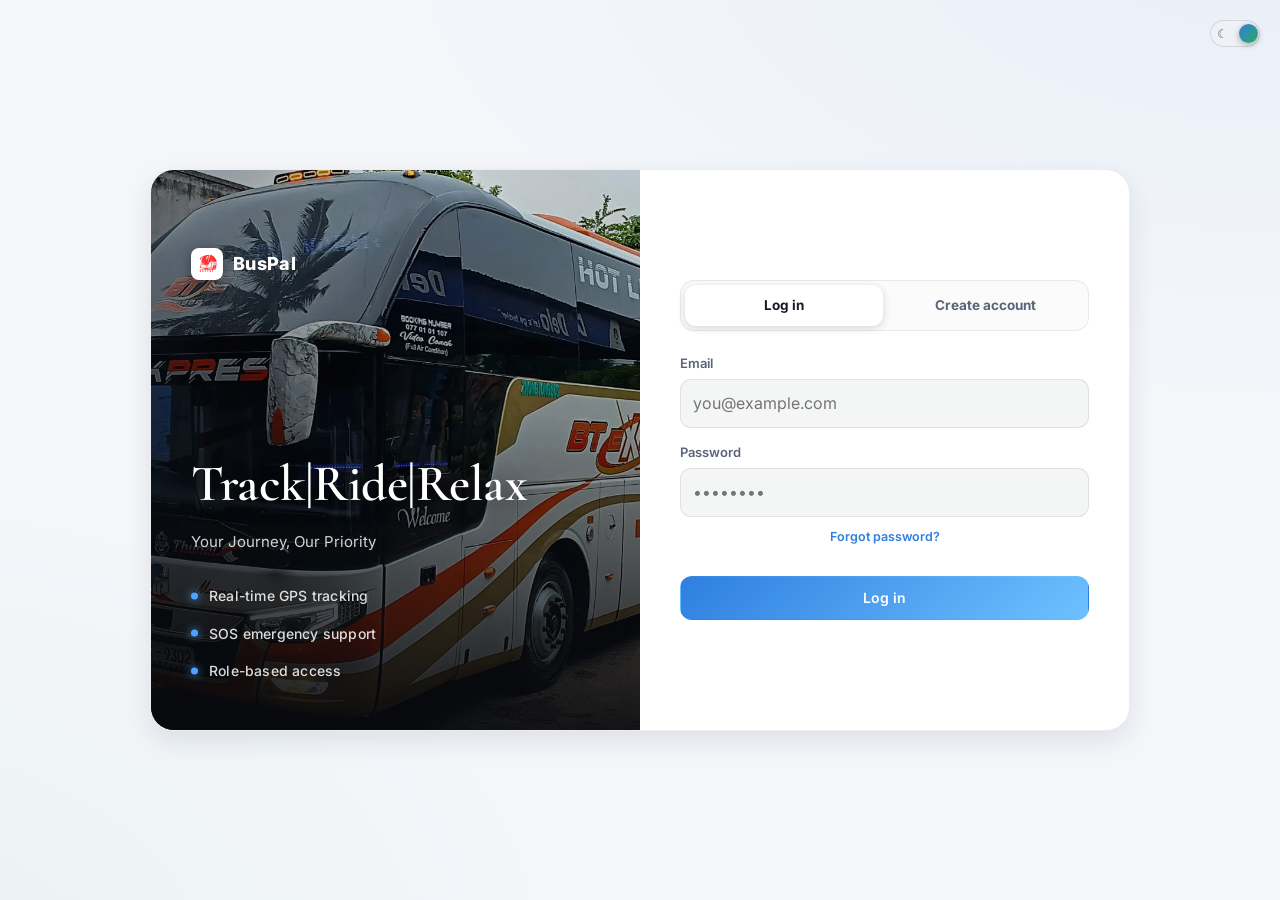
<file: buspal-platform/index.html>
<!DOCTYPE html>
<html lang="en">
<head>
<meta charset="utf-8" />
<meta name="viewport" content="width=device-width, initial-scale=1" />
<title>BusPal — Sign in</title>
<link rel="preconnect" href="https://fonts.googleapis.com">
<link rel="preconnect" href="https://fonts.gstatic.com" crossorigin>
<link href="https://fonts.googleapis.com/css2?family=Inter:wght@400;500;600;700;800&family=IBM+Plex+Mono:wght@400;500;600&family=Cormorant+Garamond:wght@500;600&display=swap" rel="stylesheet">
<link rel="stylesheet" href="./shared/css/style.css" />
<link rel="stylesheet" href="./css/auth.css" />
<script>
  (function(){
    var saved = localStorage.getItem('buspal-theme');
    var theme = saved || (window.matchMedia('(prefers-color-scheme: light)').matches ? 'light' : 'dark');
    document.documentElement.setAttribute('data-theme', theme);
  })();
</script>
</head>
<body class="auth-body">

  <button class="theme-toggle auth-theme-toggle" id="themeToggle" title="Switch theme" aria-label="Switch theme">
    <span class="theme-track-icon left">☾</span>
    <span class="theme-track-icon right">☀</span>
    <span class="theme-knob"></span>
  </button>

  <div class="auth-shell">
    <div class="auth-brand-side">
      <div class="auth-hero-media"></div>
      <div class="auth-hero-scrim"></div>
      <div class="auth-hero-content">
        <div class="brand auth-brand">
          <img src="./shared/assets/logo.png" alt="BusPal" class="brand-mark" />
          <span class="brand-name">BusPal</span>
        </div>
        <div class="auth-hero-copy">
           
          <h1 class="auth-hero-headline">Track|Ride|Relax</h1>
          <p class="auth-hero-sub">Your Journey, Our Priority</p>
        </div>
        <div class="auth-brand-chips">
          <span class="hero-chip">Real-time GPS tracking</span>
          <span class="hero-chip">SOS emergency support</span>
          <span class="hero-chip">Role-based access</span>
        </div>
      </div>
    </div>

    <div class="auth-card-side">
      <div class="card auth-card">
        <div class="auth-tabs">
          <button class="auth-tab active" data-tab="login">Log in</button>
          <button class="auth-tab" data-tab="register">Create account</button>
        </div>

        <!-- LOGIN -->
        <div class="auth-panel active" id="panel-login">
          <form id="loginForm" class="form-grid">
            <div class="field-v">
              <label for="liEmail">Email</label>
              <input type="email" id="liEmail" placeholder="you@example.com" required />
            </div>
            <div class="field-v">
              <label for="liPass">Password</label>
              <input type="password" id="liPass" placeholder="••••••••" required />
            </div>
            <button type="button" class="auth-forgot-link" id="forgotLink">Forgot password?</button>
            <div class="error" id="loginError" style="color:var(--danger);font-size:13px"></div>
            <button class="btn brand block" type="submit">Log in</button>
          </form>
           
        </div>

        <!-- FORGOT PASSWORD -->
        <div class="auth-panel" id="panel-forgot">
          <button type="button" class="auth-back-link" id="backToLogin">← Back to log in</button>
          <p class="muted small" style="margin:10px 0 16px">Enter the email on your account. In production this sends a reset link — for this demo, it issues a new temporary password right here.</p>
          <form id="forgotForm" class="form-grid">
            <div class="field-v"><label for="fpEmail">Email</label><input type="email" id="fpEmail" placeholder="you@example.com" required /></div>
            <div class="error" id="forgotError" style="color:var(--danger);font-size:13px"></div>
            <button class="btn brand block" type="submit">Send reset</button>
          </form>
          <div class="auth-demo-note" id="forgotResult" hidden></div>
        </div>

        <!-- REGISTER -->
        <div class="auth-panel" id="panel-register">
          <form id="registerForm" class="form-grid">
            <div class="row-2">
              <div class="field-v"><label for="rName">Full name</label><input type="text" id="rName" placeholder="Jane Perera" required /></div>
              <div class="field-v"><label for="rPhone">Phone</label><input type="tel" id="rPhone" placeholder="07X XXX XXXX" required /></div>
            </div>
            <div class="field-v"><label for="rEmail">Email</label><input type="email" id="rEmail" placeholder="you@example.com" required /></div>
            <div class="row-2">
              <div class="field-v">
                <label for="rPass">Password</label>
                <input type="password" id="rPass" placeholder="Create a password" required />
                <div class="pw-strength-wrap" id="rPassMeter" hidden>
                  <div class="pw-strength-track"><div class="pw-strength-fill" id="rPassFill"></div></div>
                  <span class="pw-strength-label" id="rPassLabel"></span>
                </div>
              </div>
              <div class="field-v"><label for="rPass2">Confirm password</label><input type="password" id="rPass2" placeholder="Repeat password" required /></div>
            </div>
            <div class="error" id="registerError" style="color:var(--danger);font-size:13px"></div>
            <button class="btn brand block" type="submit">Create passenger account</button>
          </form>
          <div class="auth-operator-note">
            <strong>Joining BT Express as staff?</strong>
            <p class="muted small">Owners can add you directly from the Team page, or you can request access yourself below — an Owner just needs to approve it before you can log in.</p>
            <button type="button" class="auth-forgot-link" id="showStaffRequestBtn" style="margin-top:2px">Request operator staff access →</button>

            <form id="staffRequestForm" class="form-grid" hidden style="margin-top:12px">
              <div class="field-v"><label for="srName">Full name</label><input type="text" id="srName" placeholder="Jane Perera" required /></div>
              <div class="field-v"><label for="srPhone">Phone</label><input type="tel" id="srPhone" placeholder="07X XXX XXXX" required /></div>
              <div class="field-v"><label for="srEmail">Email</label><input type="email" id="srEmail" placeholder="you@btexpress.lk" required /></div>
              <div class="field-v"><label for="srPass">Choose a password</label><input type="password" id="srPass" placeholder="You'll use this once approved" required /></div>
              <div class="error" id="staffRequestError" style="color:var(--danger);font-size:13px"></div>
              <button class="btn block" type="submit">Send request</button>
            </form>
            <div class="auth-demo-note" id="staffRequestResult" hidden></div>

            <p class="small" style="margin-top:10px">📧 support.buspal@lk &nbsp;·&nbsp; ☎ +94 75 700 0085</p>
          </div>
        </div>
      </div>
    </div>
  </div>

  <script src="./shared/js/auth.js"></script>
<script src="./shared/js/validate.js"></script>
  <script src="./js/app.js"></script>
</body>
</html>
</file>
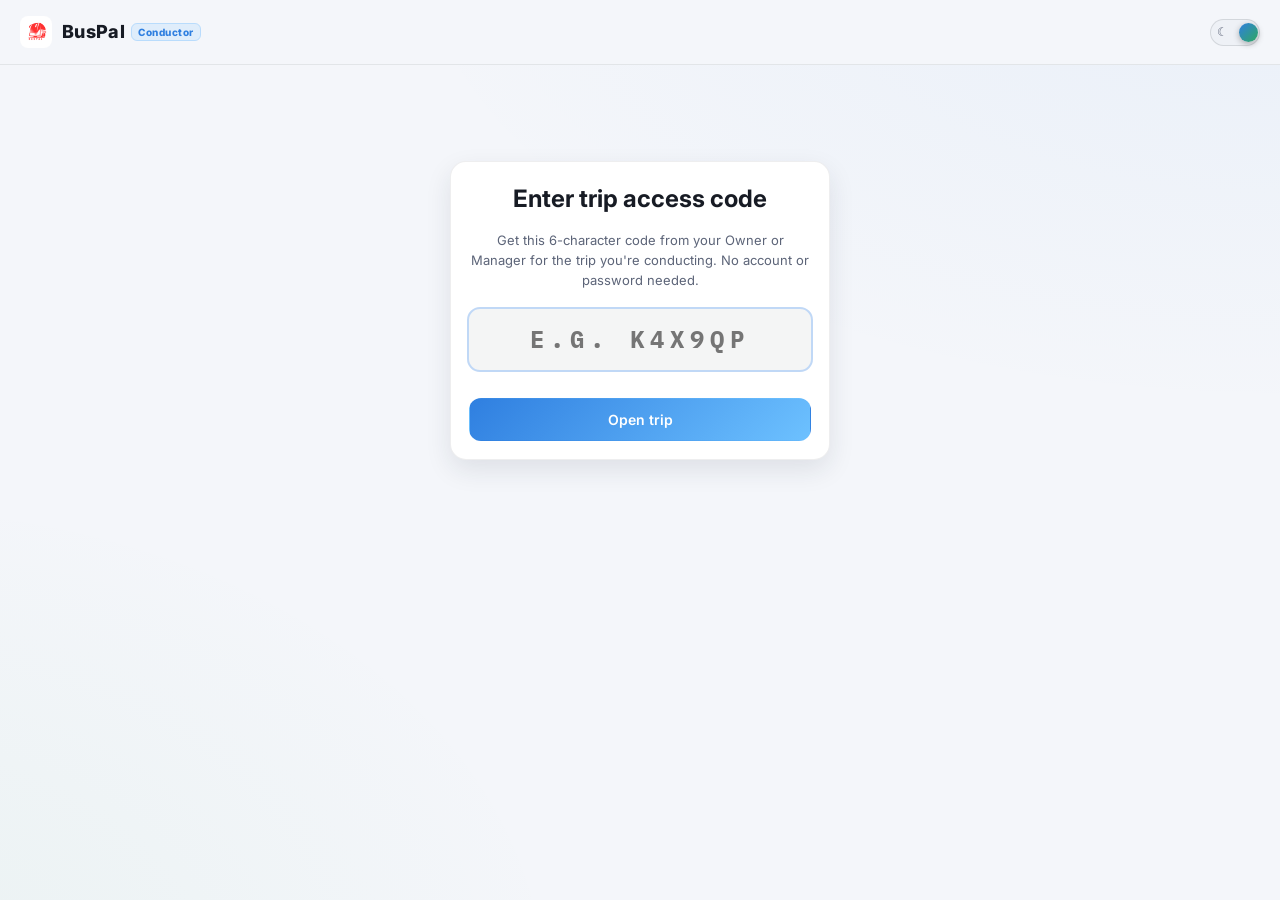
<file: buspal-platform/conductor/index.html>
<!DOCTYPE html>
<html lang="en">

<head>
  <meta charset="utf-8" />

  <meta
    name="viewport"
    content="width=device-width, initial-scale=1"
  />

  <title>BusPal — Conductor Access</title>

  <link
    rel="preconnect"
    href="https://fonts.googleapis.com"
  />

  <link
    rel="preconnect"
    href="https://fonts.googleapis.com"
    crossorigin
  />

  <link
    href="https://fonts.googleapis.com/css2?family=Inter:wght@400;500;600;700;800&family=IBM+Plex+Mono:wght@400;500;600&display=swap"
    rel="stylesheet"
  />

  <link
    rel="stylesheet"
    href="../shared/css/style.css"
  />

  <script>
    (function () {
      const saved =
        localStorage.getItem("buspal-theme");

      const theme =
        saved ||
        (
          window.matchMedia(
            "(prefers-color-scheme: light)"
          ).matches
            ? "light"
            : "dark"
        );

      document.documentElement.setAttribute(
        "data-theme",
        theme
      );
    })();
  </script>
</head>

<body class="conductor-body">

  <header class="conductor-header">

    <div class="brand">

      <img
        src="../shared/assets/logo.png"
        alt="BusPal"
        class="brand-mark"
      />

      <span class="brand-name">
        BusPal
        <span class="ops-tag">
          Conductor
        </span>
      </span>

    </div>

    <button
      class="theme-toggle"
      id="themeToggle"
      title="Switch theme"
      aria-label="Switch theme"
      type="button"
    >
      <span class="theme-track-icon left">☾</span>
      <span class="theme-track-icon right">☀</span>
      <span class="theme-knob"></span>
    </button>

  </header>


  <main
    class="conductor-main"
    id="main"
  >

    <!-- CODE ENTRY -->

    <div
      class="conductor-gate"
      id="gate"
    >

      <div class="card card-pad conductor-gate-card">

        <h2 style="margin-bottom:6px">
          Enter trip access code
        </h2>

        <p
          class="muted small"
          style="margin-bottom:18px"
        >
          Get this 6-character code from your
          Owner or Manager for the trip you're
          conducting. No account or password needed.
        </p>

        <form
          id="codeForm"
          class="form-grid"
        >

          <div class="field-v">

            <input
              type="text"
              id="codeInput"
              placeholder="e.g. K4X9QP"
              maxlength="6"
              autocomplete="off"
              autocapitalize="characters"
              spellcheck="false"
              style="
                text-align:center;
                font-family:var(--mono);
                font-size:24px;
                font-weight:700;
                letter-spacing:6px;
                text-transform:uppercase
              "
            />

          </div>

          <div
            class="error"
            id="codeError"
            style="
              color:var(--danger);
              font-size:13px;
              text-align:center
            "
          ></div>

          <button
            class="btn brand block"
            type="submit"
          >
            Open trip
          </button>

        </form>

      </div>

    </div>


    <!-- TRIP VIEW -->

    <div
      id="tripView"
      hidden
    ></div>

  </main>


  <!-- FORM MODAL -->

  <div
    class="modal"
    id="formModal"
    aria-hidden="true"
  >

    <div class="sheet">

      <header>

        <div
          class="title"
          id="formModalTitle"
        >
          Details
        </div>

        <button
          class="btn ghost"
          id="formModalClose"
          type="button"
        >
          Close
        </button>

      </header>

      <div
        class="body"
        id="formModalBody"
      ></div>

    </div>

  </div>


  <div
    class="toast"
    id="toast"
    hidden
  ></div>


  <!-- Shared functionality -->

  <script src="../shared/js/seatLayout.js"></script>
  <script src="../shared/js/validate.js"></script>

  <!-- Real PHP/MySQL conductor portal -->

  <script src="./js/app.js?v=3"></script>

</body>

</html>
</file>
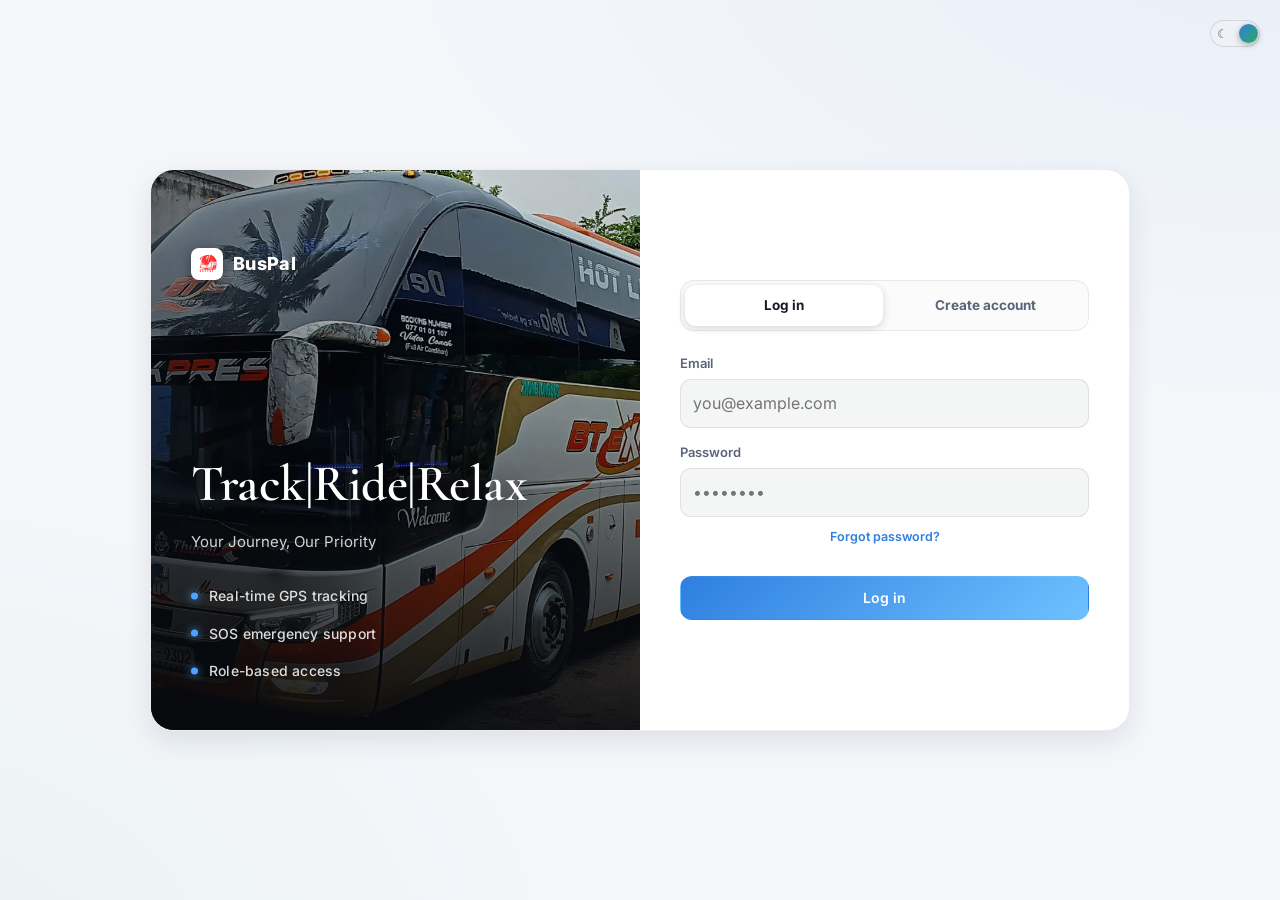
<file: buspal-platform/operator/index.html>
<!DOCTYPE html>
<html lang="en">
<head>
<meta charset="utf-8" />
<meta name="viewport" content="width=device-width, initial-scale=1" />
<title>BusPal — Operator Console</title>
<link rel="preconnect" href="https://fonts.googleapis.com">
<link rel="preconnect" href="https://fonts.gstatic.com" crossorigin>
<link href="https://fonts.googleapis.com/css2?family=Inter:wght@400;500;600;700;800&family=IBM+Plex+Mono:wght@400;500;600&display=swap" rel="stylesheet">
<link rel="stylesheet" href="../shared/css/style.css" />
<script>
  (function(){
    var saved = localStorage.getItem('buspal-theme');
    var theme = saved || (window.matchMedia('(prefers-color-scheme: light)').matches ? 'light' : 'dark');
    document.documentElement.setAttribute('data-theme', theme);
  })();
</script>
<script src="../shared/js/auth.js"></script>
<script>
  // Guard: only signed-in owner/manager admins may view this page.
  var __session = AuthStore.requireRole(['owner', 'manager'], '../index.html');
</script>
</head>
<body>

  <aside class="sidebar" id="sidebar">
    <div class="side-top">
      <div class="brand">
        <img src="../shared/assets/logo.png" alt="BusPal" class="brand-mark" />
        <span class="brand-name">BusPal <span class="ops-tag">Ops</span></span>
      </div>
      <button class="side-close" id="sideClose" aria-label="Close menu">✕</button>
    </div>

    <nav class="side-nav" id="sideNav">
      <button class="nav-item active" data-route="overview"><span class="nav-ico">◈</span><span>Overview</span></button>
      <button class="nav-item" data-route="buses"><span class="nav-ico nav-ico-svg"><svg viewBox="0 0 24 24" fill="none" stroke="currentColor" stroke-width="1.8" stroke-linecap="round" stroke-linejoin="round"><rect x="3" y="6" width="18" height="10" rx="2"/><path d="M3 11h18"/><path d="M7 6v5M17 6v5"/><circle cx="7.5" cy="18" r="1.4"/><circle cx="16.5" cy="18" r="1.4"/></svg></span><span>Buses</span></button>
      <button class="nav-item" data-route="routes"><span class="nav-ico nav-ico-svg"><svg viewBox="0 0 24 24" fill="none" stroke="currentColor" stroke-width="1.8"><path d="M9 3 5 21"/><path d="M15 3l4 18"/><path d="M12 8v1.5M12 13v1.5M12 18v1.5"/></svg></span><span>Routes &amp; Schedules</span></button>
      <button class="nav-item" data-route="bookings"><span class="nav-ico">▤</span><span>Bookings</span></button>
      <button class="nav-item" data-route="staff"><span class="nav-ico">◐</span><span>Drivers &amp; Conductors</span></button>
      <button class="nav-item" data-route="conductor"><span class="nav-ico">▦</span><span>Conductor View</span></button>
      <button class="nav-item" data-route="tracking"><span class="nav-ico">◎</span><span>Live Tracking</span></button>
      <button class="nav-item" data-route="fuel"><span class="nav-ico nav-ico-svg"><svg viewBox="0 0 24 24" fill="none" stroke="currentColor" stroke-width="1.8"><path d="M4 21V7a2 2 0 0 1 2-2h6a2 2 0 0 1 2 2v14"/><path d="M4 21h10"/><path d="M14 10h2l3 3v5a1 1 0 0 1-1 1h-1"/><circle cx="17.5" cy="17" r="1.3"/><path d="M7 6v3h4V6"/></svg></span><span>Fuel &amp; Maintenance</span></button>
      <button class="nav-item" data-route="feedback"><span class="nav-ico">✆</span><span>Feedback &amp; SOS</span></button>
      <button class="nav-item" data-route="profile"><span class="nav-ico">⚙</span><span>Settings</span></button>
    </nav>

    <div class="side-bottom">
      <button class="nav-item nav-item-muted" id="logoutBtn"><span class="nav-ico">⏻</span><span>Log out</span></button>
    </div>
  </aside>
  <div class="side-backdrop" id="sideBackdrop"></div>

  <div class="main">
    <header class="topbar">
      <button class="menu-btn" id="menuBtn" aria-label="Open menu">☰</button>
      <div class="topbar-title">
        <h1 id="pageTitle">Overview</h1>
      </div>
      <div class="topbar-actions">
        <span class="badge bad sos-live-badge" id="sosLiveBadge" hidden>⚠ SOS active</span>
        <button class="theme-toggle" id="themeToggle" title="Switch theme" aria-label="Switch theme">
          <span class="theme-track-icon left">☾</span>
          <span class="theme-track-icon right">☀</span>
          <span class="theme-knob" id="themeKnob"></span>
        </button>
        <button class="avatar-btn" id="profileShortcut" title="Settings"><span id="avatarInitials">LP</span></button>
      </div>
    </header>

    <main class="content" id="content"></main>
  </div>

  <!-- GENERIC FORM MODAL (buses / staff / routes / fuel) -->
  <div class="modal" id="formModal" aria-hidden="true">
    <div class="sheet">
      <header>
        <div class="title" id="formModalTitle">Add item</div>
        <button class="btn ghost" id="formModalClose">Close</button>
      </header>
      <div class="body" id="formModalBody"></div>
    </div>
  </div>

  <!-- CONFIRM DELETE MODAL -->
  <div class="modal" id="confirmModal" aria-hidden="true">
    <div class="sheet sheet-narrow">
      <header>
        <div class="title">Are you sure?</div>
        <button class="btn ghost" id="confirmModalClose">Close</button>
      </header>
      <div class="body" id="confirmModalBody"></div>
    </div>
  </div>

  <!-- FLOATING SOS STATUS (persistent, right side — blooms only while an alert is active) -->
  <button class="sos-fab idle" id="sosFab" aria-label="View SOS alerts">
    <span class="sos-fab-petal p1"></span>
    <span class="sos-fab-petal p2"></span>
    <span class="sos-fab-petal p3"></span>
    <span class="sos-fab-petal p4"></span>
    <span class="sos-fab-petal p5"></span>
    <span class="sos-fab-petal p6"></span>
    <span class="sos-fab-core" id="sosFabCore">SOS</span>
  </button>

  <div class="toast" id="toast" hidden></div>

  <script src="../shared/js/store.js"></script>
  <script src="../shared/js/imageUtils.js"></script>
  <script src="../shared/js/seatLayout.js"></script>
  <script src="../shared/js/validate.js"></script>
  <script src="./js/data.js"></script>
  <script src="./js/core.js"></script>
  <script src="./js/overview.js"></script>
  <script src="./js/buses.js"></script>
  <script src="./js/routes.js"></script>
  <script src="./js/staff.js"></script>
  <script src="./js/conductor.js"></script>
  <script src="./js/tracking.js"></script>
  <script src="./js/fuel.js"></script>
  <script src="./js/bookings.js"></script>
  <script src="./js/feedback.js"></script>
  <script src="./js/profile.js"></script>
  <script src="./js/boot.js"></script>
</body>
</html>
</file>
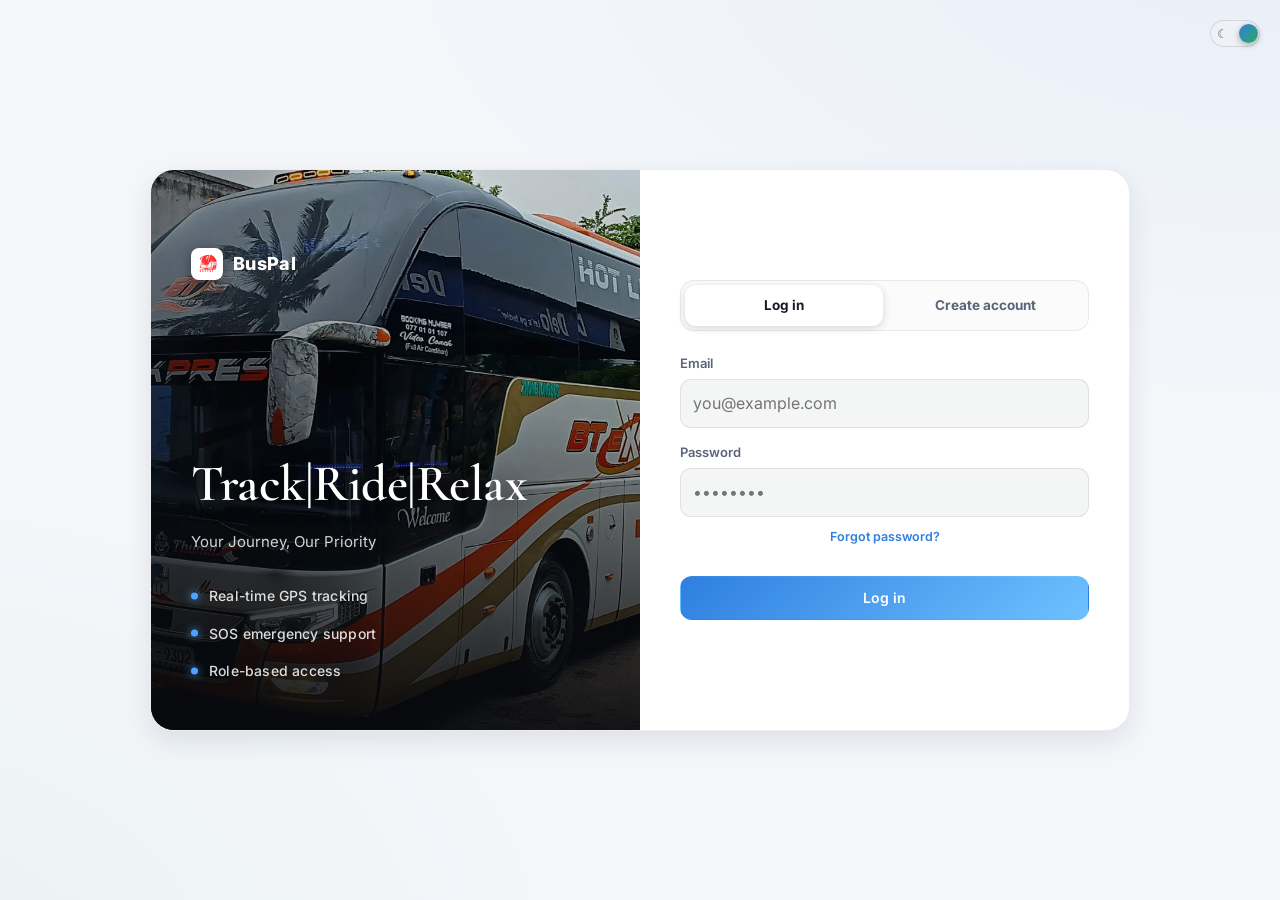
<file: buspal-platform/passenger/index.html>
<!DOCTYPE html>
<html lang="en">
<head>
<meta charset="utf-8" />
<meta name="viewport" content="width=device-width, initial-scale=1" />
<title>BusPal — Passenger Dashboard</title>
<link rel="preconnect" href="https://fonts.googleapis.com">
<link rel="preconnect" href="https://fonts.gstatic.com" crossorigin>
<link href="https://fonts.googleapis.com/css2?family=Inter:wght@400;500;600;700;800&family=IBM+Plex+Mono:wght@400;500;600&display=swap" rel="stylesheet">
<link rel="stylesheet" href="../shared/css/style.css" />
<script>
  // Applied before paint so there's no flash of the wrong theme.
  (function(){
    var saved = localStorage.getItem('buspal-theme');
    var theme = saved || (window.matchMedia('(prefers-color-scheme: light)').matches ? 'light' : 'dark');
    document.documentElement.setAttribute('data-theme', theme);
  })();
</script>
<script src="../shared/js/auth.js"></script>
<script>
  // Guard: only signed-in passengers may view this page.
  var __session = AuthStore.requireRole(['passenger'], '../index.html');
</script>
</head>
<body>

  <!-- SIDEBAR -->
  <aside class="sidebar" id="sidebar">
    <div class="side-top">
      <div class="brand">
        <img src="../shared/assets/logo.png" alt="BusPal" class="brand-mark" />
        <span class="brand-name">BusPal</span>
      </div>
      <button class="side-close" id="sideClose" aria-label="Close menu">✕</button>
    </div>

    <nav class="side-nav" id="sideNav">
      <button class="nav-item active" data-route="overview">
        <span class="nav-ico">◈</span><span>Overview</span>
      </button>
      <button class="nav-item" data-route="book">
        <span class="nav-ico">⌕</span><span>Book a Trip</span>
      </button>
      <button class="nav-item" data-route="bookings">
        <span class="nav-ico">▤</span><span>My Bookings</span>
      </button>
      <button class="nav-item" data-route="tracking">
        <span class="nav-ico">◎</span><span>Live Tracking</span>
      </button>
      <button class="nav-item" data-route="support">
        <span class="nav-ico">✆</span><span>Feedback &amp; SOS</span>
      </button>
      <button class="nav-item" data-route="profile">
        <span class="nav-ico">◐</span><span>Profile</span>
      </button>
    </nav>

    <div class="side-bottom">
      <button class="nav-item nav-item-muted" id="logoutBtn">
        <span class="nav-ico">⏻</span><span>Log out</span>
      </button>
    </div>
  </aside>
  <div class="side-backdrop" id="sideBackdrop"></div>

  <!-- MAIN -->
  <div class="main">
    <header class="topbar">
      <button class="menu-btn" id="menuBtn" aria-label="Open menu">☰</button>
      <div class="topbar-title">
        <h1 id="pageTitle">Overview</h1>
      </div>
      <div class="topbar-actions">
        <div class="ticket-pulse" id="liveIndicator" hidden>
          <span class="dot"></span> Trip in progress
        </div>
        <button class="theme-toggle" id="themeToggle" title="Switch theme" aria-label="Switch theme">
          <span class="theme-track-icon left">☾</span>
          <span class="theme-track-icon right">☀</span>
          <span class="theme-knob" id="themeKnob"></span>
        </button>
        <button class="avatar-btn" id="profileShortcut" title="Profile">
          <span id="avatarInitials">RK</span>
        </button>
      </div>
    </header>

    <main class="content" id="content">
      <!-- sections injected by app.js -->
    </main>
  </div>

  <!-- SEAT SELECTION MODAL -->
  <div class="modal" id="seatModal" aria-hidden="true">
    <div class="sheet">
      <header>
        <div>
          <div class="title" id="seatModalTitle">Select seats</div>
          <div class="muted small" id="seatModalSub"></div>
        </div>
        <button class="btn ghost" id="seatModalClose">Close</button>
      </header>
      <div class="body" id="seatModalBody"></div>
    </div>
  </div>

  <!-- BOARDING PASS MODAL -->
  <div class="modal" id="passModal" aria-hidden="true">
    <div class="sheet sheet-narrow">
      <header>
        <div class="title">Your e-ticket</div>
        <button class="btn ghost" id="passModalClose">Close</button>
      </header>
      <div class="body" id="passModalBody"></div>
    </div>
  </div>

  <!-- SOS MODAL -->
  <div class="modal" id="sosModal" aria-hidden="true">
    <div class="sheet sheet-narrow sos-sheet">
      <header>
        <div class="title">Emergency SOS</div>
        <button class="btn ghost" id="sosModalClose">Close</button>
      </header>
      <div class="body" id="sosModalBody"></div>
    </div>
  </div>

  <!-- FLOATING SOS (persistent, right side) -->
  <button class="sos-fab" id="sosPill" aria-label="Emergency SOS">
    <span class="sos-fab-petal p1"></span>
    <span class="sos-fab-petal p2"></span>
    <span class="sos-fab-petal p3"></span>
    <span class="sos-fab-petal p4"></span>
    <span class="sos-fab-petal p5"></span>
    <span class="sos-fab-petal p6"></span>
    <span class="sos-fab-core">SOS</span>
  </button>

  <!-- GENERIC FORM MODAL (edit feedback, etc.) -->
  <div class="modal" id="formModal" aria-hidden="true">
    <div class="sheet">
      <header>
        <div class="title" id="formModalTitle">Edit</div>
        <button class="btn ghost" id="formModalClose">Close</button>
      </header>
      <div class="body" id="formModalBody"></div>
    </div>
  </div>

  <!-- CONFIRM MODAL -->
  <div class="modal" id="confirmModal" aria-hidden="true">
    <div class="sheet sheet-narrow">
      <header>
        <div class="title">Are you sure?</div>
        <button class="btn ghost" id="confirmModalClose">Close</button>
      </header>
      <div class="body" id="confirmModalBody"></div>
    </div>
  </div>

  <!-- TOAST -->
  <div class="toast" id="toast" hidden></div>

  <script src="../shared/js/store.js"></script>
  <script src="../shared/js/imageUtils.js"></script>
  <script src="../shared/js/seatLayout.js"></script>
  <script src="../shared/js/validate.js"></script>
  <script src="./js/data.js"></script>
  <script src="./js/core.js"></script>
  <script src="./js/overview.js"></script>
  <script src="./js/book.js"></script>
  <script src="./js/bookings.js"></script>
  <script src="./js/tracking.js"></script>
  <script src="./js/support.js"></script>
  <script src="./js/profile.js"></script>
  <script src="./js/boot.js"></script>
</body>
</html>
</file>
<file: buspal-platform/shared/css/style.css>
/* Author CSS always beats the browser's default [hidden]{display:none}
   rule, regardless of specificity — so any element with `hidden` AND a
   class that sets display:flex/grid/etc. would otherwise stay visible.
   This one rule guarantees `hidden` always wins, everywhere. */
[hidden]{display:none !important}

:root{
  --bg:#0f1115;
  --surface:#151923;
  --surface-2:#0d1017;
  --surface-3:#1c2230;
  --text:#e9eef7;
  --muted:#9aa4b8;
  --brand:#4aa8ff;
  --brand-2:#7bde7b;
  --amber:#ffb454;
  --danger:#ff6b6b;
  --ring:rgba(74,168,255,.35);
  --radius:16px;
  --radius-sm:10px;
  --shadow:0 10px 30px rgba(0,0,0,.35);
  --mono:'IBM Plex Mono',ui-monospace,Menlo,monospace;
  --sans:'Inter',Segoe UI,Roboto,Helvetica,Arial,sans-serif;
  --wa-02:rgba(255,255,255,.02);
  --wa-04:rgba(255,255,255,.04);
  --wa-05:rgba(255,255,255,.05);
  --wa-06:rgba(255,255,255,.06);
  --wa-07:rgba(255,255,255,.07);
  --wa-08:rgba(255,255,255,.08);
  --wa-09:rgba(255,255,255,.09);
  --wa-10:rgba(255,255,255,.1);
  --wa-12:rgba(255,255,255,.12);
  --wa-15:rgba(255,255,255,.15);
  --wa-25:rgba(255,255,255,.25);
  --hairline:var(--wa-06);
  --hairline-2:var(--wa-09);
  --glass-1:var(--wa-06);
  --glass-2:var(--wa-02);
  --glass-3:var(--wa-05);
  color-scheme:dark;
}

[data-theme="light"]{
  --bg:#f4f6fa;
  --surface:#ffffff;
  --surface-2:#ffffff;
  --surface-3:#eef1f6;
  --text:#171b24;
  --muted:#5c6478;
  --brand:#2f7fe0;
  --brand-2:#2fa860;
  --amber:#c97a17;
  --danger:#e0453f;
  --ring:rgba(47,127,224,.3);
  --shadow:0 10px 26px rgba(30,40,60,.10);
  --hairline:rgba(20,25,35,.08);
  --hairline-2:rgba(20,25,35,.12);
  --glass-1:rgba(20,25,35,.045);
  --glass-2:rgba(20,25,35,.015);
  --glass-3:rgba(20,25,35,.035);
  --wa-02:rgba(20,25,35,.02);
  --wa-04:rgba(20,25,35,.035);
  --wa-05:rgba(20,25,35,.045);
  --wa-06:rgba(20,25,35,.055);
  --wa-07:rgba(20,25,35,.07);
  --wa-08:rgba(20,25,35,.08);
  --wa-09:rgba(20,25,35,.09);
  --wa-10:rgba(20,25,35,.1);
  --wa-12:rgba(20,25,35,.12);
  --wa-15:rgba(20,25,35,.15);
  --wa-25:rgba(20,25,35,.18);
  color-scheme:light;
}
[data-theme="light"] body{
  background-image:radial-gradient(900px 500px at 100% -10%, rgba(47,127,224,.06), transparent),
                    radial-gradient(700px 500px at -10% 110%, rgba(47,168,96,.05), transparent);
}
[data-theme="light"] .topbar{
  background:linear-gradient(180deg,rgba(244,246,250,.94),rgba(244,246,250,.8));
  border-bottom:1px solid var(--hairline);
}
[data-theme="light"] .sidebar{
  box-shadow:0 0 0 1px var(--hairline);
}
[data-theme="light"] .btn.brand{color:#fff}
[data-theme="light"] .bp-qr{border:1px solid var(--hairline-2)}
[data-theme="light"] .seat.taken{background:rgba(224,69,63,.08)}
[data-theme="light"] .toast{box-shadow:0 10px 26px rgba(30,40,60,.18)}

*,*::before,*::after{box-sizing:border-box}
body{margin:0;font-family:var(--sans);background:var(--bg);color:var(--text);line-height:1.55;
  background-image:radial-gradient(900px 500px at 100% -10%, rgba(74,168,255,.08), transparent),
                    radial-gradient(700px 500px at -10% 110%, rgba(123,222,123,.06), transparent);
  background-attachment:fixed;
  transition:background-color .2s ease,color .2s ease;
}
img{max-width:100%;display:block}
button{font:inherit;cursor:pointer;color:inherit}
input,select,textarea{font:inherit}
.muted{color:var(--muted)}
.small{font-size:13px}
h1,h2,h3{margin:0}

/* ===== LAYOUT ===== */
.sidebar{
  position:fixed;
  top:0;
  left:0;
  bottom:0;
  width:248px;
  background:var(--surface-2);
  border-right:1px solid var(--wa-06);
  display:flex;
  flex-direction:column;
  padding:18px 14px;
  z-index:60;
  overflow:hidden;
  transition:transform .25s ease;
}
.side-top{display:flex;align-items:center;justify-content:space-between;margin-bottom:22px}
.brand{display:flex;align-items:center;gap:10px}
.brand-mark{height:32px;width:32px;object-fit:contain;border-radius:8px}
.brand-name{font-weight:800;letter-spacing:.3px;font-size:18px}
.side-close{display:none;background:none;border:none;color:var(--muted);font-size:18px}

.side-nav{
  display:flex;
  flex-direction:column;
  gap:4px;
  flex:1;
  overflow-y:auto;
  overflow-x:hidden;
}

/* Sidebar scrollbar */
.side-nav::-webkit-scrollbar{
  width:5px;
}

.side-nav::-webkit-scrollbar-thumb{
  background:rgba(154,164,184,.35);
  border-radius:10px;
}
.nav-item{
  display:flex;align-items:center;gap:12px;padding:11px 12px;border-radius:12px;
  border:1px solid transparent;background:transparent;color:var(--muted);text-align:left;
  font-weight:500;font-size:14.5px;transition:background .15s ease,color .15s ease;
}
.nav-item:hover{background:var(--wa-05);color:var(--text)}
.nav-item.active{background:linear-gradient(135deg,rgba(74,168,255,.16),rgba(74,168,255,.05));color:var(--text);border-color:rgba(74,168,255,.25)}
.nav-ico{width:18px;text-align:center;opacity:.9}
.nav-ico-svg{display:inline-flex;align-items:center;justify-content:center}
.btn-ico-svg{display:inline-flex;align-items:center;justify-content:center;vertical-align:-3px;margin-right:2px}
.btn-ico-svg svg{width:16px;height:16px}
.nav-ico-svg svg{width:17px;height:17px}
.nav-item-muted{color:var(--muted)}

.side-bottom{
  display:flex;
  flex-direction:column;
  gap:8px;
  margin-top:8px;
  padding-top:12px;
  border-top:1px solid var(--wa-06);
  flex-shrink:0;
}
@keyframes pulse{0%{box-shadow:0 0 0 0 rgba(255,255,255,.6)}70%{box-shadow:0 0 0 8px rgba(255,255,255,0)}100%{box-shadow:0 0 0 0 rgba(255,255,255,0)}}

/* ===== FLOATING SOS BUTTON (flower-bloom pulse, right side) ===== */
.sos-fab{
  position:fixed;top:50%;right:22px;transform:translateY(-50%);z-index:80;
  width:60px;height:60px;border-radius:50%;border:none;cursor:pointer;padding:0;
  background:linear-gradient(135deg,var(--danger),#c94848);color:#fff;
  display:flex;align-items:center;justify-content:center;
  box-shadow:0 10px 26px rgba(255,107,107,.4),0 0 0 4px var(--wa-08);
  transition:transform .15s ease;
}
.sos-fab:hover{transform:translateY(-50%) scale(1.06)}
.sos-fab:active{transform:translateY(-50%) scale(.96)}
.sos-fab-core{
  position:relative;z-index:3;font-weight:800;font-size:11.5px;letter-spacing:.6px;
  animation:sosCorePulse 2.4s ease-in-out infinite;
}
@keyframes sosCorePulse{0%,100%{opacity:1}50%{opacity:.82}}
.sos-fab-petal{
  position:absolute;top:50%;left:50%;width:14px;height:22px;margin:-11px 0 0 -7px;
  border-radius:50%;background:rgba(255,107,107,.55);z-index:1;pointer-events:none;
  transform:rotate(var(--ang)) translateY(-16px) scale(.25);
  opacity:0;animation:sosPetalBloom 2.6s ease-out infinite;
}
.sos-fab-petal.p1{--ang:0deg}
.sos-fab-petal.p2{--ang:60deg;animation-delay:.15s}
.sos-fab-petal.p3{--ang:120deg;animation-delay:.3s}
.sos-fab-petal.p4{--ang:180deg;animation-delay:.45s}
.sos-fab-petal.p5{--ang:240deg;animation-delay:.6s}
.sos-fab-petal.p6{--ang:300deg;animation-delay:.75s}
@keyframes sosPetalBloom{
  0%{opacity:0;transform:rotate(var(--ang)) translateY(-16px) scale(.25)}
  35%{opacity:.65}
  100%{opacity:0;transform:rotate(var(--ang)) translateY(-44px) scale(1.3)}
}
@media (prefers-reduced-motion: reduce){
  .sos-fab-petal{animation:none;opacity:0}
  .sos-fab-core{animation:none}
}
@media (max-width:860px){
  .sos-fab{top:auto;bottom:22px;right:16px;transform:none;width:52px;height:52px}
  .sos-fab:hover{transform:scale(1.06)}
  .sos-fab:active{transform:scale(.96)}
  .sos-fab-core{font-size:10px}
}

/* Operator variant: always the alert-red button (same identity as the
   passenger trigger button); the bloom animation + count badge — not
   color — is what signals a genuinely active alert. */
.sos-fab.idle .sos-fab-core{animation:none}
.sos-fab.idle .sos-fab-petal{animation:none;opacity:0}
.sos-fab.active-alert{
  box-shadow:0 10px 28px rgba(255,107,107,.55),0 0 0 4px var(--wa-08);
}
.sos-fab.active-alert .sos-fab-core{animation:sosCorePulse 1.4s ease-in-out infinite}
.sos-fab.active-alert .sos-fab-petal{animation:sosPetalBloom 2.2s ease-out infinite}
.sos-fab-count{
  position:absolute;top:-4px;right:-4px;z-index:4;min-width:20px;height:20px;padding:0 5px;
  border-radius:99px;background:#fff;color:var(--danger);font-size:11px;font-weight:800;
  display:flex;align-items:center;justify-content:center;box-shadow:0 2px 6px rgba(0,0,0,.25);
}

.side-backdrop{display:none;position:fixed;inset:0;background:rgba(0,0,0,.5);z-index:55}

.main{margin-left:248px;min-height:100vh;display:flex;flex-direction:column}
.topbar{
  position:sticky;top:0;z-index:40;display:flex;align-items:center;gap:16px;
  padding:16px 28px;background:linear-gradient(180deg,rgba(15,17,21,.92),rgba(15,17,21,.75));
  backdrop-filter:blur(10px);border-bottom:1px solid var(--wa-06);
}
.menu-btn{display:none;background:none;border:none;color:var(--text);font-size:20px}
.topbar-title h1{font-size:20px}
.topbar-title p{margin:2px 0 0;font-size:13px}
.topbar-actions{margin-left:auto;display:flex;align-items:center;gap:14px}
.ticket-pulse{display:flex;align-items:center;gap:7px;font-size:12.5px;color:var(--amber);font-weight:600;
  background:rgba(255,180,84,.1);border:1px solid rgba(255,180,84,.25);padding:6px 10px;border-radius:99px}
.ticket-pulse .dot{width:7px;height:7px;border-radius:50%;background:var(--amber);animation:pulse 1.4s infinite}
.avatar-btn{width:38px;height:38px;border-radius:50%;background:linear-gradient(135deg,var(--brand),var(--brand-2));
  border:none;color:#04121f;font-weight:800;font-size:13px}

.theme-toggle{
  position:relative;width:50px;height:27px;border-radius:99px;border:1px solid var(--hairline-2);
  background:var(--surface-3);padding:0;flex-shrink:0;
}
.theme-track-icon{
  position:absolute;top:50%;transform:translateY(-50%);font-size:12px;line-height:1;
  color:var(--muted);pointer-events:none;
}
.theme-track-icon.left{left:6px}
.theme-track-icon.right{right:6px}
.theme-knob{
  position:absolute;top:3px;left:3px;width:19px;height:19px;border-radius:50%;
  background:linear-gradient(135deg,var(--brand),var(--brand-2));
  box-shadow:0 2px 6px rgba(0,0,0,.3);transition:left .2s ease;
}
[data-theme="light"] .theme-knob{left:28px}

.content{padding:24px 28px 60px;max-width:1180px;width:100%;margin-inline:auto}
@media (min-width:861px){
  /* Keeps interactive content (buttons, links) clear of the fixed,
     vertically-centered SOS button's horizontal band — without this,
     right-aligned buttons in cards/tables can end up directly under it
     at some viewport widths and become unclickable. */
  .content{padding-right:110px}
}
.section{display:none;flex-direction:column;gap:20px;animation:fadeIn .25s ease}
.section.active{display:flex}
@keyframes fadeIn{from{opacity:0;transform:translateY(4px)}to{opacity:1;transform:none}}

/* ===== CARDS / GRID ===== */
.card{background:var(--surface);border:1px solid var(--wa-07);border-radius:var(--radius);box-shadow:var(--shadow)}
.card-pad{padding:18px}
.grid-2{display:grid;grid-template-columns:1.3fr .7fr;gap:18px}
.grid-3{display:grid;grid-template-columns:repeat(3,1fr);gap:14px}
.grid-4{display:grid;grid-template-columns:repeat(4,1fr);gap:14px}
.stat-card{background:var(--surface);border:1px solid var(--wa-07);border-radius:14px;padding:16px}

.chart-card{display:flex;align-items:center;gap:14px}
.kpi-clickable{cursor:pointer;transition:transform .15s ease,border-color .15s ease,box-shadow .15s ease}
.kpi-clickable:hover{transform:translateY(-2px);border-color:var(--brand);box-shadow:0 8px 20px rgba(0,0,0,.12)}
.kpi-clickable:active{transform:translateY(0)}
.chart-card-wide{grid-column:span 1}
.chart-card-text{min-width:0}
.chart-card-text .l{margin-top:2px;display:flex;align-items:center;flex-wrap:wrap;gap:2px}
.chart-legend-dot{display:inline-block;width:8px;height:8px;border-radius:50%;margin-right:4px}
.chart-donut{flex-shrink:0}
.chart-bars{flex-shrink:0}
@media (max-width:640px){
  .chart-card{flex-direction:column;align-items:flex-start;text-align:left;gap:10px}
}
.stat-card .k{font-size:24px;font-weight:800}
.stat-card .l{color:var(--muted);font-size:13px;margin-top:2px}

.btn{padding:10px 16px;border-radius:12px;border:1px solid var(--wa-09);
  background:linear-gradient(180deg,var(--wa-06),var(--wa-02));color:var(--text);
  font-weight:600;font-size:14px;transition:transform .06s ease,box-shadow .2s ease}
.btn:hover{box-shadow:0 6px 16px rgba(0,0,0,.35)}
.btn:active{transform:translateY(1px)}
.btn.brand{background:linear-gradient(135deg,var(--brand),#6dc1ff);border-color:transparent;color:#041827}
.btn.ghost{background:transparent}
.btn.danger{background:linear-gradient(135deg,var(--danger),#c94848);border-color:transparent;color:#fff}
.btn.block{width:100%;justify-content:center;display:flex;align-items:center;gap:8px}
.btn.sm{padding:7px 12px;font-size:13px;border-radius:10px}
.btn[disabled]{opacity:.45;cursor:not-allowed}

.badge{display:inline-flex;align-items:center;gap:5px;font-size:11.5px;font-weight:700;letter-spacing:.3px;
  padding:4px 9px;border-radius:99px;text-transform:uppercase}
.badge.ok{background:rgba(123,222,123,.14);color:var(--brand-2)}
.badge.warn{background:rgba(255,180,84,.14);color:var(--amber)}
.badge.info{background:rgba(74,168,255,.14);color:var(--brand)}
.badge.off{background:rgba(154,164,184,.14);color:var(--muted)}
.badge.bad{background:rgba(255,107,107,.14);color:var(--danger)}

/* ===== FORMS ===== */
.field-v{display:grid;gap:6px}
.form-grid{display:grid;gap:14px}
label{font-size:13px;color:var(--muted);font-weight:600}
input[type=text],input[type=email],input[type=password],input[type=tel],input[type=date],select,textarea{
  background:var(--wa-05);border:1px solid var(--wa-09);color:var(--text);
  padding:11px 12px;border-radius:11px;outline:2px solid transparent;width:100%;
}
input:focus,select:focus,textarea:focus{outline:2px solid var(--ring);border-color:transparent}
.row-2{display:grid;grid-template-columns:1fr 1fr;gap:12px}
.row-3{display:grid;grid-template-columns:1fr 1fr 1fr;gap:12px}

/* ===== SEARCH / TRIP RESULTS ===== */
.trip-card{display:grid;grid-template-columns:auto 1fr auto;gap:18px;align-items:center;padding:16px;
  border:1px solid var(--wa-07);border-radius:14px;background:var(--surface)}
.trip-time{text-align:center;min-width:64px}
.trip-time .t{font-family:var(--mono);font-size:18px;font-weight:600}
.trip-time .d{font-size:11px;color:var(--muted)}
.trip-route{display:flex;align-items:center;gap:10px}
.route-line{flex:1;height:2px;background:repeating-linear-gradient(90deg,var(--wa-25) 0 6px,transparent 6px 12px);position:relative}
.route-line::after{content:'🚌';position:absolute;left:50%;top:-9px;transform:translateX(-50%);font-size:13px}
.trip-meta{display:flex;gap:10px;flex-wrap:wrap;margin-top:6px}
.trip-price{text-align:right}
.trip-price .p{font-size:19px;font-weight:800;font-family:var(--mono)}

/* ===== SEAT MAP ===== */
.seat-map{display:flex;flex-direction:column;align-items:center;gap:8px;margin:6px 0 18px;
  padding:14px;background:var(--surface-2);border-radius:14px;border:1px solid var(--wa-06)}
.seat-row{display:flex;align-items:center;gap:8px}
.seat-row-bench{gap:6px;padding-top:6px;margin-top:2px;border-top:1px dashed var(--wa-12)}
.seat-map .aisle{width:16px}
.seat{width:40px;height:36px;border-radius:8px 8px 4px 4px;border:1px solid var(--wa-12);
  background:var(--wa-05);color:var(--muted);font-size:11px;font-family:var(--mono);
  display:flex;align-items:center;justify-content:center;flex-shrink:0}
.seat.free{cursor:pointer}
.seat.free:hover{border-color:var(--brand);color:var(--text)}
.seat.taken{background:rgba(255,107,107,.12);border-color:rgba(255,107,107,.25);color:var(--danger);cursor:not-allowed}
.seat.selected{background:linear-gradient(135deg,var(--brand),#6dc1ff);color:#04121f;border-color:transparent;font-weight:700}
.seat-legend{display:flex;gap:16px;font-size:12.5px;color:var(--muted);justify-content:center;margin-bottom:4px}
.seat-legend span{display:inline-flex;align-items:center;gap:6px}
.legend-chip{width:12px;height:12px;border-radius:3px;display:inline-block}

/* ===== BOARDING PASS ===== */
.boarding-pass{
  background:linear-gradient(135deg,var(--surface),var(--surface-3));
  border:1px solid var(--wa-08);border-radius:18px;position:relative;overflow:hidden;
  display:grid;grid-template-columns:1fr auto;
}
.bp-main{padding:20px 22px}
.bp-stub{padding:20px 18px;border-left:2px dashed var(--wa-15);display:flex;flex-direction:column;
  align-items:center;justify-content:center;gap:8px;background:rgba(0,0,0,.15)}
.boarding-pass::before,.boarding-pass::after{
  content:'';position:absolute;width:22px;height:22px;background:var(--bg);border-radius:50%;top:50%;
  transform:translateY(-50%);
}
.boarding-pass::before{left:calc(100% - 92px)}
.boarding-pass::after{left:calc(100% - 92px);display:none}
.bp-route{display:flex;align-items:center;gap:12px;margin:10px 0}
.bp-code{color:var(--muted);font-size:12px;text-transform:uppercase;letter-spacing:.6px}
.bp-city{font-size:20px;font-weight:800}
.bp-arrow{color:var(--brand);font-size:18px}
.bp-grid{display:grid;grid-template-columns:repeat(3,1fr);gap:14px;margin-top:14px}
.bp-grid .lbl{font-size:11px;color:var(--muted);text-transform:uppercase;letter-spacing:.5px}
.bp-grid .val{font-family:var(--mono);font-size:14.5px;margin-top:2px}
.bp-qr{width:78px;height:78px;background:#fff;border-radius:8px;display:flex;align-items:center;justify-content:center;font-size:9px;color:#111;text-align:center}
.bp-pnr{font-family:var(--mono);font-size:13px;letter-spacing:1px;color:var(--muted)}

.booking-row{display:flex;flex-direction:column;gap:10px}

/* ===== TRACKING ===== */
.map-frame{
  height:280px;border-radius:16px;position:relative;overflow:hidden;
  background:
    radial-gradient(circle at 20% 30%, rgba(74,168,255,.18), transparent 45%),
    radial-gradient(circle at 80% 70%, rgba(123,222,123,.14), transparent 45%),
    var(--surface-2);
  border:1px solid var(--wa-07);
}
.map-frame .grid-lines{position:absolute;inset:0;background-image:
  linear-gradient(var(--wa-04) 1px,transparent 1px),
  linear-gradient(90deg,var(--wa-04) 1px,transparent 1px);
  background-size:32px 32px}
.bus-marker{position:absolute;width:34px;height:34px;border-radius:50%;background:var(--brand);
  display:flex;align-items:center;justify-content:center;font-size:16px;box-shadow:0 0 0 8px rgba(74,168,255,.15);
  animation:drift 6s ease-in-out infinite;}
@keyframes drift{0%,100%{transform:translate(0,0)}50%{transform:translate(6px,-4px)}}

.route-progress{display:flex;align-items:center;padding:6px 4px}
.rp-stop{display:flex;flex-direction:column;align-items:center;gap:6px;flex:1;position:relative}
.rp-dot{width:14px;height:14px;border-radius:50%;background:var(--surface-3);border:2px solid var(--wa-15);z-index:2}
.rp-stop.done .rp-dot{background:var(--brand-2);border-color:var(--brand-2)}
.rp-stop.current .rp-dot{background:var(--brand);border-color:var(--brand);box-shadow:0 0 0 6px rgba(74,168,255,.2)}
.rp-line{position:absolute;top:6px;left:50%;width:100%;height:2px;background:var(--wa-12);z-index:1}
.rp-stop.done .rp-line{background:var(--brand-2)}
.rp-stop:last-child .rp-line{display:none}
.rp-label{font-size:11.5px;color:var(--muted);text-align:center}
.rp-stop.current .rp-label{color:var(--text);font-weight:600}

/* ===== SOS ===== */
.sos-sheet .body{display:flex;flex-direction:column;gap:14px;align-items:center;text-align:center;padding:26px}
.sos-big{width:88px;height:88px;border-radius:50%;background:linear-gradient(135deg,var(--danger),#c94848);
  display:flex;align-items:center;justify-content:center;font-size:34px;box-shadow:0 0 0 12px rgba(255,107,107,.12)}

/* ===== MODAL ===== */
.modal{position:fixed;inset:0;display:none;place-items:center;z-index:90;padding:16px}
.modal.open{display:grid}
.modal-backdrop{position:fixed;inset:0;background:rgba(0,0,0,.55);backdrop-filter:blur(2px);z-index:89}
.sheet{position:relative;z-index:91;width:min(640px,100%);max-height:88vh;overflow:auto;
  background:var(--surface);border:1px solid var(--wa-09);border-radius:18px;box-shadow:var(--shadow)}
.sheet-narrow{width:min(420px,100%)}
.sheet header{display:flex;justify-content:space-between;align-items:flex-start;gap:10px;
  padding:16px 18px;border-bottom:1px solid var(--wa-06);position:sticky;top:0;background:var(--surface)}
.sheet .body{padding:18px}
.sheet .title{font-weight:700;font-size:16px}

/* ===== TOAST ===== */
.toast{position:fixed;bottom:22px;left:50%;transform:translateX(-50%);background:var(--surface-3);
  border:1px solid var(--wa-10);color:var(--text);padding:12px 18px;border-radius:12px;
  box-shadow:var(--shadow);z-index:120;font-size:14px;font-weight:600}

/* ===== EMPTY STATE ===== */
.empty{padding:40px 20px;text-align:center;color:var(--muted)}
.empty .ico{font-size:30px;margin-bottom:8px;opacity:.6}

/* ===== BUS HERO (3D scroll tilt) ===== */
.bus-hero-wrap{
  position:relative;height:clamp(240px,38vw,420px);border-radius:22px;overflow:hidden;
  background:var(--surface-2);isolation:isolate;
}
.bus-hero-media{
  position:absolute;inset:-4%;background-size:cover;background-position:center 62%;
  transform-origin:50% 15%;will-change:transform,opacity;
  -webkit-mask-image:radial-gradient(ellipse 82% 88% at 50% 42%, #000 55%, transparent 100%);
  mask-image:radial-gradient(ellipse 82% 88% at 50% 42%, #000 55%, transparent 100%);
}
.bus-hero-overlay{
  position:absolute;inset:0;pointer-events:none;
  background:
    linear-gradient(180deg, rgba(15,17,21,0) 0%, rgba(15,17,21,.05) 45%, rgba(15,17,21,.85) 100%),
    linear-gradient(90deg, rgba(74,168,255,.12), transparent 35%);
}
[data-theme="light"] .bus-hero-overlay{
  background:
    linear-gradient(180deg, rgba(244,246,250,0) 0%, rgba(244,246,250,.08) 45%, rgba(20,25,35,.72) 100%),
    linear-gradient(90deg, rgba(47,127,224,.10), transparent 35%);
}
.bus-hero-caption{
  position:absolute;left:22px;right:22px;bottom:18px;z-index:2;color:#fff;
}
.bus-hero-caption .badge{margin-bottom:8px}
.bus-hero-caption h2{font-size:clamp(20px,3vw,30px);margin:4px 0 2px;text-shadow:0 2px 12px rgba(0,0,0,.4)}
.bus-hero-caption .hc-arrow{color:var(--brand-2);font-weight:400}
.bus-hero-caption p{color:rgba(255,255,255,.78);margin:0}
.bus-hero-scroll-hint{
  position:absolute;top:16px;right:20px;z-index:2;display:flex;align-items:center;gap:6px;
  font-size:11.5px;color:rgba(255,255,255,.75);letter-spacing:.3px;
  opacity:calc(1 - var(--hero-progress,0) * 3);
}
.bus-hero-scroll-hint .chev{animation:bob 1.6s ease-in-out infinite}
@keyframes bob{0%,100%{transform:translateY(0)}50%{transform:translateY(4px)}}
@media (prefers-reduced-motion: reduce){.bus-hero-scroll-hint .chev{animation:none}}
@media (max-width:640px){
  .bus-hero-scroll-hint{display:none}
  .bus-hero-caption h2{font-size:19px}
}

/* ===== RESPONSIVE ===== */
@media (max-width:1024px){
  .grid-2{grid-template-columns:1fr}
  .grid-4{grid-template-columns:repeat(2,1fr)}
}
@media (max-width:860px){
  .sidebar{transform:translateX(-100%)}
  .sidebar.open{transform:translateX(0)}
  .side-close{display:block}
  .side-backdrop.open{display:block}
  .main{margin-left:0}
  .menu-btn{display:block}
  .content{padding:18px 16px 50px}
  .trip-card{grid-template-columns:1fr}
  .trip-price{text-align:left}
  .boarding-pass{grid-template-columns:1fr}
  .bp-stub{border-left:none;border-top:2px dashed var(--wa-15);flex-direction:row}
  .row-2,.row-3{grid-template-columns:1fr}
  .grid-3{grid-template-columns:1fr 1fr}
}
@media (max-width:480px){
  .grid-3,.grid-4{grid-template-columns:1fr 1fr}
  .seat{width:32px;height:30px}
  .seat-row{gap:6px}
}

/* ===== SESSION BADGE (sidebar) ===== */
.signed-in-badge{
  font-size:11.5px;color:var(--muted);padding:8px 10px 10px;margin-bottom:4px;
  border-bottom:1px solid var(--hairline);display:flex;flex-direction:column;gap:2px;
}
.signed-in-badge strong{color:var(--text);font-size:13.5px;font-weight:700}
.pill.info{background:rgba(74,168,255,.14);color:var(--brand)}

/* ===== DISABLED INPUTS ===== */
input:disabled{opacity:.55;cursor:not-allowed}
/* ===== OPS TAG ===== */
.ops-tag{font-size:10px;font-weight:800;letter-spacing:.5px;color:var(--brand);
  background:rgba(74,168,255,.12);border:1px solid rgba(74,168,255,.25);
  padding:2px 6px;border-radius:6px;vertical-align:middle;margin-left:2px}
.sos-live-badge{animation:pulse 1.4s infinite}

/* ===== TOOLBAR / PAGE HEADER ROW ===== */
.section-toolbar{display:flex;flex-wrap:wrap;gap:10px;align-items:center;justify-content:space-between;margin-bottom:2px}
.section-toolbar .filters{display:flex;flex-wrap:wrap;gap:8px}
.filter-input{background:var(--glass-1);border:1px solid var(--hairline-2);color:var(--text);
  padding:8px 12px;border-radius:10px;font-size:13.5px;min-width:160px}
.filter-input:focus{outline:2px solid var(--ring)}

/* ===== DATA TABLE ===== */
.table-wrap{overflow-x:auto;border-radius:16px;border:1px solid var(--hairline)}
table.data-table{width:100%;border-collapse:collapse;min-width:640px;background:var(--surface)}
table.data-table th{
  text-align:left;font-size:11.5px;text-transform:uppercase;letter-spacing:.5px;color:var(--muted);
  padding:12px 14px;border-bottom:1px solid var(--hairline);background:var(--glass-2);white-space:nowrap;
}
table.data-table td{padding:12px 14px;border-bottom:1px solid var(--hairline);font-size:14px;vertical-align:middle}
table.data-table tr:last-child td{border-bottom:none}
table.data-table tr:hover td{background:var(--glass-2)}
.td-actions{display:flex;gap:6px;justify-content:flex-end;white-space:nowrap}
.icon-btn{
  width:30px;height:30px;border-radius:9px;border:1px solid var(--hairline-2);background:var(--glass-1);
  color:var(--text);display:inline-flex;align-items:center;justify-content:center;font-size:13.5px;
}
.icon-btn:hover{background:var(--glass-3)}
.icon-btn.danger{color:var(--danger);border-color:rgba(255,107,107,.3)}
.cell-strong{font-weight:700}
.cell-mono{font-family:var(--mono);font-size:13px}
.cell-sub{color:var(--muted);font-size:12.5px;margin-top:2px}

/* ===== TOGGLE SWITCH (generic, reused for visibility / status) ===== */
.toggle{position:relative;display:inline-flex;align-items:center;gap:8px;cursor:pointer;user-select:none}
.toggle input{position:absolute;opacity:0;width:0;height:0}
.toggle-track{
  width:40px;height:22px;border-radius:99px;background:var(--glass-3);border:1px solid var(--hairline-2);
  position:relative;transition:background .15s ease;flex-shrink:0;
}
.toggle-track::after{
  content:'';position:absolute;top:2px;left:2px;width:16px;height:16px;border-radius:50%;
  background:var(--muted);transition:left .15s ease,background .15s ease;
}
.toggle input:checked + .toggle-track{background:rgba(123,222,123,.22);border-color:rgba(123,222,123,.4)}
.toggle input:checked + .toggle-track::after{left:20px;background:var(--brand-2)}
.toggle-label{font-size:13px;color:var(--muted)}

/* ===== STATUS PILLS ===== */
.pill{display:inline-flex;align-items:center;gap:5px;font-size:11.5px;font-weight:700;padding:4px 10px;border-radius:99px}
.pill.active{background:rgba(123,222,123,.14);color:var(--brand-2)}
.pill.maintenance{background:rgba(255,180,84,.14);color:var(--amber)}
.pill.on-leave{background:rgba(255,180,84,.14);color:var(--amber)}
.pill.hidden-pill{background:var(--glass-3);color:var(--muted)}
.pill.open{background:rgba(255,107,107,.14);color:var(--danger)}
.pill.closed{background:rgba(123,222,123,.14);color:var(--brand-2)}
.pill.resolved{background:rgba(123,222,123,.14);color:var(--brand-2)}

/* ===== STAFF AVATAR / PHOTO UPLOAD ===== */
.staff-avatar{
  width:38px;height:38px;border-radius:50%;object-fit:cover;background:var(--surface-3);
  border:1px solid var(--hairline-2);flex-shrink:0;
}
.staff-avatar-placeholder{
  width:38px;height:38px;border-radius:50%;background:var(--surface-3);border:1px solid var(--hairline-2);
  display:flex;align-items:center;justify-content:center;font-size:13px;color:var(--muted);flex-shrink:0;
}
.staff-cell{display:flex;align-items:center;gap:10px}
.row-avatar{
  width:38px;height:38px;border-radius:11px;background:var(--glass-1);border:1px solid var(--hairline-2);
  display:flex;align-items:center;justify-content:center;font-size:16px;flex-shrink:0;
}
.row-avatar-bus{background:linear-gradient(135deg,rgba(74,168,255,.16),rgba(123,222,123,.1))}
.photo-upload{
  display:flex;align-items:center;gap:14px;padding:14px;border:1px dashed var(--hairline-2);
  border-radius:14px;background:var(--glass-2);
}
.photo-upload-preview{
  width:64px;height:64px;border-radius:50%;object-fit:cover;background:var(--surface-3);
  border:1px solid var(--hairline-2);flex-shrink:0;
}
.photo-upload-preview-placeholder{
  width:64px;height:64px;border-radius:50%;background:var(--surface-3);border:1px solid var(--hairline-2);
  display:flex;align-items:center;justify-content:center;font-size:22px;color:var(--muted);flex-shrink:0;
}
.photo-upload-actions{display:flex;flex-direction:column;gap:6px}
.photo-visibility-row{
  display:flex;align-items:center;justify-content:space-between;gap:10px;padding:12px 14px;
  background:var(--glass-2);border:1px solid var(--hairline);border-radius:14px;
}
.photo-visibility-row .pv-text{font-size:13px}
.photo-visibility-row .pv-text strong{display:block;font-size:14px;margin-bottom:2px}

/* ===== DEPARTURES (route detail rows) ===== */
.dep-list{display:flex;flex-direction:column;gap:8px}
.dep-row{
  display:grid;grid-template-columns:70px 1fr 1fr 1fr auto;gap:10px;align-items:end;
  padding:10px 12px;border:1px solid var(--hairline);border-radius:12px;background:var(--glass-2);
}
.dep-row .dep-time{font-family:var(--mono);font-weight:700}
.dep-row select{padding:7px 8px;font-size:12.5px;border-radius:8px}
.dep-empty-note{font-size:12px;color:var(--amber)}
.route-card{padding:16px}
.route-card-head{display:flex;justify-content:space-between;align-items:flex-start;gap:10px;margin-bottom:12px;flex-wrap:wrap}
.route-title{font-size:16px;font-weight:700;display:flex;align-items:center;gap:8px}
.route-meta{color:var(--muted);font-size:12.5px;margin-top:2px}
.route-card-actions{display:flex;gap:8px;align-items:center}

/* ===== KPI ROW ===== */
.kpi-icon{width:36px;height:36px;border-radius:10px;display:flex;align-items:center;justify-content:center;
  font-size:16px;margin-bottom:10px;background:var(--glass-1)}

/* ===== FUEL ===== */
.fuel-summary{display:flex;flex-direction:column;gap:4px}

/* ===== RESPONSIVE for CRUD components ===== */
@media (max-width:860px){
  .dep-row{grid-template-columns:1fr 1fr;grid-template-areas:"time actions" "bus bus" "driver driver" "cond cond"}
  .dep-row .dep-time{grid-area:time}
  .dep-row .td-actions{grid-area:actions}
}

/* ===== CONDUCTOR PORTAL (standalone, no-login page) ===== */
.hc-arrow{color:var(--brand-2);font-weight:400}
.conductor-body{min-height:100vh;background:var(--bg)}
.conductor-header{
  display:flex;align-items:center;justify-content:space-between;padding:16px 20px;
  border-bottom:1px solid var(--hairline);position:sticky;top:0;background:var(--bg);z-index:10;
}
.conductor-main{max-width:620px;margin:0 auto;padding:24px 16px 60px;display:flex;flex-direction:column;gap:16px}
.conductor-gate{display:flex;justify-content:center;padding-top:8vh}
.conductor-gate-card{width:100%;max-width:380px;text-align:center}

/* ===== FORM VALIDATION ===== */
.field-invalid{border-color:var(--danger) !important;outline-color:rgba(255,107,107,.35) !important}
.field-error-msg{color:var(--danger);font-size:12px;margin-top:5px;min-height:0}
.field-error-msg:empty{display:none}
.field-hint{color:var(--muted);font-size:12px;margin-top:5px}

.pw-strength-wrap{margin-top:8px}
.pw-strength-track{height:5px;border-radius:99px;background:var(--wa-08);overflow:hidden}
.pw-strength-fill{height:100%;border-radius:99px;width:0;transition:width .2s ease,background-color .2s ease;background:var(--danger)}
.pw-strength-fill.pw-weak{background:var(--danger)}
.pw-strength-fill.pw-fair{background:var(--amber)}
.pw-strength-fill.pw-good{background:var(--brand)}
.pw-strength-fill.pw-strong{background:var(--brand-2)}
.pw-strength-label{font-size:11.5px;color:var(--muted);margin-top:4px;display:block}

/* ===== MAINTENANCE CARDS ===== */
.maint-grid{display:grid;grid-template-columns:repeat(auto-fill,minmax(300px,1fr));gap:14px}
.maint-card{padding:16px;display:flex;flex-direction:column;gap:12px}
.maint-card-head{display:flex;justify-content:space-between;align-items:flex-start;gap:8px}
.maint-card-head .plate{font-weight:800;font-size:15px;font-family:var(--mono)}
.maint-card-head .model{font-size:12px;color:var(--muted);margin-top:1px}
.maint-progress-track{height:8px;border-radius:99px;background:var(--wa-08);overflow:hidden;position:relative}
.maint-progress-fill{height:100%;border-radius:99px;transition:width .3s ease}
.maint-progress-fill.ok{background:var(--brand-2)}
.maint-progress-fill.due-soon{background:var(--amber)}
.maint-progress-fill.overdue{background:var(--danger)}
.maint-progress-label{display:flex;justify-content:space-between;font-size:11px;color:var(--muted)}
.maint-stats-row{display:flex;justify-content:space-between;gap:10px;font-size:12.5px}
.maint-stats-row .lbl{color:var(--muted);font-size:10.5px;text-transform:uppercase;letter-spacing:.4px}
.maint-stats-row .val{font-family:var(--mono);font-weight:600;margin-top:2px}
.maint-card-actions{display:flex;flex-wrap:wrap;gap:6px;margin-top:2px}
.maint-card-actions .btn{flex:1;min-width:fit-content}

/* ===== BUS PHOTOS ===== */
.bus-photo-grid{display:grid;grid-template-columns:repeat(4,1fr);gap:10px}
.bus-photo-slot{position:relative;aspect-ratio:4/3;border-radius:10px;overflow:hidden;background:var(--glass-2);border:1px dashed var(--hairline-2)}
.bus-photo-slot img{width:100%;height:100%;object-fit:cover;display:block}
.bus-photo-add{
  width:100%;height:100%;display:flex;align-items:center;justify-content:center;cursor:pointer;
  color:var(--muted);font-size:12.5px;font-weight:600;text-align:center;
}
.bus-photo-add:hover{color:var(--brand)}
.bus-photo-remove{
  position:absolute;top:4px;right:4px;width:20px;height:20px;border-radius:50%;border:none;
  background:rgba(0,0,0,.6);color:#fff;font-size:11px;line-height:1;cursor:pointer;
  display:flex;align-items:center;justify-content:center;
}
.bus-photo-remove:hover{background:var(--danger)}
@media (max-width:640px){.bus-photo-grid{grid-template-columns:repeat(2,1fr)}}

.row-avatar-bus-photo{width:38px;height:38px;border-radius:11px;object-fit:cover;cursor:pointer;flex-shrink:0}
.row-avatar-bus{cursor:pointer}

.bus-gallery-grid{display:grid;grid-template-columns:repeat(2,1fr);gap:10px}
.bus-gallery-grid img{width:100%;border-radius:12px;object-fit:cover;aspect-ratio:4/3}
@media (max-width:480px){.bus-gallery-grid{grid-template-columns:1fr}}

/* Trip card bus photo (passenger Book a Trip results) */
.trip-photo{width:64px;height:64px;border-radius:12px;object-fit:cover;flex-shrink:0;border:1px solid var(--hairline)}
.trip-photo-placeholder{
  width:64px;height:64px;border-radius:12px;background:var(--glass-2);border:1px solid var(--hairline);
  display:flex;align-items:center;justify-content:center;font-size:22px;flex-shrink:0;color:var(--muted);
}

/* ===== ROUTES — premium polish ===== */
.route-card{border-left:3px solid var(--wa-12);transition:border-color .2s ease,box-shadow .2s ease}
.route-card:hover{box-shadow:0 8px 24px rgba(0,0,0,.12)}
.route-card.is-visible{border-left-color:var(--brand-2)}
.route-chip-row{display:flex;gap:8px;margin-top:6px;flex-wrap:wrap}
.route-chip{
  display:inline-flex;align-items:center;gap:5px;font-size:11.5px;font-weight:600;color:var(--text);
  background:var(--glass-1);border:1px solid var(--hairline-2);padding:4px 10px;border-radius:99px;
}
.dep-row{position:relative}
.dep-field-label{font-size:9.5px;text-transform:uppercase;letter-spacing:.4px;color:var(--muted);margin-bottom:3px;display:block}
.dep-field{display:flex;flex-direction:column;min-width:0}

/* ===== OVERVIEW — revenue hero card ===== */
.revenue-hero{
  display:flex;justify-content:space-between;align-items:center;flex-wrap:wrap;gap:20px;
  padding:26px 30px;border-radius:20px;margin-bottom:20px;
  background:linear-gradient(135deg, rgba(123,222,123,.14), rgba(74,168,255,.07));
  border:1px solid rgba(123,222,123,.28);
}
.revenue-hero-label{font-size:11.5px;letter-spacing:1px;text-transform:uppercase;color:var(--muted);font-weight:700;margin-bottom:8px}
.revenue-hero-amount{font-size:38px;font-weight:800;font-family:var(--mono);color:var(--text);line-height:1.05;letter-spacing:-0.5px}
.revenue-hero-sub{margin-top:8px;color:var(--muted);font-size:13px}
.revenue-hero-chart{display:flex;flex-direction:column;align-items:flex-end;gap:6px}
.revenue-hero-chart-label{font-size:11px;color:var(--muted)}
@media (max-width:640px){
  .revenue-hero{padding:20px}
  .revenue-hero-amount{font-size:30px}
}

.trip-photo {
  width: 76px;
  height: 76px;
  border-radius: 14px;
  overflow: hidden;
  flex-shrink: 0;
  background: #f1f3f5;
}

.trip-photo img {
  width: 100%;
  height: 100%;
  object-fit: cover;
  display: block;
}

.trip-photo-placeholder {
  width: 76px;
  height: 76px;
  border-radius: 14px;
  display: flex;
  align-items: center;
  justify-content: center;
  background: #f1f3f5;
  font-size: 28px;
  flex-shrink: 0;
}


/* ============================================================
   BUSPAL E-TICKET
   ============================================================ */

.ticket-wrapper {
  width: 100%;
  display: flex;
  flex-direction: column;
  gap: 14px;
}


.boarding-pass {
  width: 100%;
  display: flex;
  min-height: 300px;
  overflow: hidden;

  background: #ffffff;
  color: #18202d;

  border: 1px solid #e3e7ed;
  border-radius: 20px;

  box-shadow:
    0 12px 30px rgba(15, 23, 42, .08);
}


.bp-main {
  flex: 1;
  padding: 26px;
  min-width: 0;
}


.bp-header {
  display: flex;
  justify-content: space-between;
  align-items: center;
  margin-bottom: 22px;
}


.bp-brand {
  display: flex;
  align-items: center;
  gap: 12px;
}


.bp-logo {
  width: 42px;
  height: 42px;
  object-fit: contain;
}


.bp-brand-name {
  font-size: 19px;
  font-weight: 800;
  letter-spacing: -.3px;
}


.bp-code {
  margin-top: 3px;
  font-size: 11px;
  font-weight: 600;
  letter-spacing: 1.2px;
  text-transform: uppercase;
  color: #7b8492;
}


.bp-route {
  display: flex;
  align-items: center;
  gap: 12px;
  margin-bottom: 25px;
}


.bp-city {
  font-size: 24px;
  font-weight: 800;
}


.bp-arrow {
  font-size: 24px;
  font-weight: 700;
}


.bp-grid {
  display: grid;
  grid-template-columns:
    repeat(3, minmax(0, 1fr));

  gap: 20px 18px;
}


.bp-grid .lbl,
.bp-passenger .lbl {
  margin-bottom: 5px;

  font-size: 10px;
  font-weight: 600;

  letter-spacing: 1px;
  text-transform: uppercase;

  color: #89919d;
}


.bp-grid .val,
.bp-passenger .val {
  font-size: 14px;
  font-weight: 700;
  color: #1d2633;
}


.bp-passenger {
  display: grid;
  grid-template-columns:
    1fr 1fr;

  gap: 20px;

  margin-top: 24px;
  padding-top: 18px;

  border-top: 1px solid #e8ebef;
}


.bp-pnr-text {
  font-family: "IBM Plex Mono", monospace;
  letter-spacing: .5px;
}


.bp-stub {
  width: 145px;

  display: flex;
  flex-direction: column;
  align-items: center;
  justify-content: center;

  padding: 20px 14px;

  background: #f0f2f5;

  border-left:
    2px dashed #cbd0d7;
}


.bp-qr {
  width: 110px;
  height: 110px;

  padding: 8px;

  display: flex;
  align-items: center;
  justify-content: center;

  background: #ffffff;

  border-radius: 10px;
}


.bp-qr img,
.bp-qr canvas {
  width: 100% !important;
  height: 100% !important;

  display: block;
}


.bp-qr-label {
  margin-top: 10px;

  font-size: 10px;
  font-weight: 600;

  text-transform: uppercase;
  letter-spacing: .8px;

  color: #737c89;
  text-align: center;
}


.bp-pnr {
  margin-top: 9px;

  font-family:
    "IBM Plex Mono",
    monospace;

  font-size: 13px;
  font-weight: 600;

  letter-spacing: 1px;

  color: #697383;
}


/* DOWNLOAD BUTTON */

.ticket-download-btn {
  width: 100%;
}


/* MOBILE */

@media (max-width: 650px) {

  .boarding-pass {
    flex-direction: column;
  }


  .bp-main {
    padding: 20px;
  }


  .bp-route {
    flex-wrap: wrap;
  }


  .bp-city {
    font-size: 21px;
  }


  .bp-grid {
    grid-template-columns:
      repeat(2, minmax(0, 1fr));
  }


  .bp-passenger {
    grid-template-columns: 1fr;
  }


  .bp-stub {
    width: auto;

    min-height: 155px;

    border-left: none;

    border-top:
      2px dashed #cbd0d7;
  }

}

/* ============================================================
   FULL E-TICKET MODAL
   ============================================================ */

#passModal .sheet.sheet-narrow {
  width: min(900px, calc(100vw - 40px));
  max-width: 900px;
}

#passModal .boarding-pass {
  width: 750px;
  max-width: 100%;
}

/* ==========================================================
   BOOKINGS TOOLBAR
   ========================================================== */

.bookings-toolbar {

  display: flex;

  justify-content: space-between;

  align-items: center;

  gap: 16px;

  width: 100%;

}


.bookings-toolbar .filters {

  display: flex;

  align-items: center;

  gap: 10px;

  flex: 1;

}


.bookings-report-btn {

  flex-shrink: 0;

  white-space: nowrap;

  display: inline-flex;

  align-items: center;

  justify-content: center;

  gap: 6px;

}


/* Mobile */

@media (max-width: 900px) {

  .bookings-toolbar {

    flex-direction: column;

    align-items: stretch;

  }


  .bookings-toolbar .filters {

    flex-direction: column;

    align-items: stretch;

    width: 100%;

  }


  .bookings-report-btn {

    width: 100%;

  }

}


.live-tracking-map {
    width: 100%;
    height: 420px;
    border-radius: 12px;
    overflow: hidden;
}

/* =========================================================
   BUSPAL LEAFLET MAP FIX
   ========================================================= */

#liveMap {
  width: 100%;
  height: 400px;
  min-height: 400px;
  position: relative;
  overflow: hidden;
}

#liveMap .leaflet-container {
  width: 100%;
  height: 100%;
  font-family: inherit;
}

/* Prevent global image rules from breaking Leaflet tiles */
#liveMap .leaflet-container img {
  max-width: none !important;
  max-height: none !important;
}

/* Leaflet tiles must retain their native dimensions */
#liveMap .leaflet-tile {
  width: 256px !important;
  height: 256px !important;
}

/* Keep the map above normal page content */
#liveMap .leaflet-pane {
  z-index: 400;
}

#liveMap .leaflet-top,
#liveMap .leaflet-bottom {
  z-index: 1000;
}

/* =====================================
   BusPal Dashboard Footer
   Blended Theme Version
===================================== */


.buspal-footer {

    width:100%;

    margin-top:50px;

    background:var(--footer-bg);

    color:var(--footer-text);

    border-radius:0;

    border-top:1px solid var(--footer-border);

}



/* Footer container */

.footer-content {


    max-width:1250px;

    margin:auto;


    padding:40px 50px;


    display:grid;


    grid-template-columns:1.2fr 1fr 1fr;


    gap:50px;


}



/* Brand */


.footer-brand {


    font-size:22px;

    font-weight:800;

    color:var(--footer-text);


}


.footer-column h4 {


    font-size:15px;

    margin-bottom:18px;


    color:var(--footer-text);


}



.footer-column p,

.footer-column a {


    font-size:14px;

    color:var(--footer-muted);


    text-decoration:none;


    margin-bottom:12px;


    display:block;


}



.footer-column a:hover {


    color:#3b82f6;


}




/* Bottom */


.footer-bottom {


    border-top:1px solid var(--footer-border);


    padding:18px 50px;


    display:flex;

    justify-content:space-between;


    color:var(--footer-muted);


    font-size:13px;


}






/* ==========================
   DARK THEME
========================== */


[data-theme="dark"] {


    --footer-bg:#111827;

    --footer-text:#f8fafc;

    --footer-muted:#94a3b8;

    --footer-border:#243047;


}



/* ==========================
   LIGHT THEME
========================== */


[data-theme="light"] {


    --footer-bg:#eef2f7;

    --footer-text:#172033;

    --footer-muted:#64748b;

    --footer-border:#d8e0ea;


}



[data-theme="light"] .buspal-footer {


    box-shadow:none;


}




/* Mobile */


@media(max-width:900px){


.footer-content {


    grid-template-columns:1fr;

    padding:35px 25px;


}



.footer-bottom {


    padding:18px 25px;

    flex-direction:column;

    gap:10px;


}


}

.sos-fab {

    z-index:1000;

}


.buspal-footer {

    position:relative;

    z-index:1;

}
</file>
<file: buspal-platform/css/auth.css>
.auth-body{min-height:100vh;display:flex;align-items:center;justify-content:center;padding:24px}

.auth-theme-toggle{position:fixed;top:20px;right:20px;z-index:10}

.auth-shell{
  width:min(980px,100%);display:grid;grid-template-columns:1fr 1fr;
  border-radius:24px;overflow:hidden;box-shadow:var(--shadow);
  border:1px solid var(--hairline);background:var(--surface);
}

.auth-brand-side{
  position:relative;overflow:hidden;min-height:560px;
  display:flex;flex-direction:column;justify-content:flex-end;
}
.auth-hero-media{
  position:absolute;inset:0;
  background-image:image-set(url("../shared/assets/bus-hero.webp") type("image/webp"), url("../shared/assets/bus-hero.jpg") type("image/jpeg"));
  background-size:cover;background-position:center 55%;
  animation:heroKenBurns 22s ease-in-out infinite alternate;
}
@keyframes heroKenBurns{
  0%{transform:scale(1.02) translate(0,0)}
  100%{transform:scale(1.12) translate(-1.5%,-1%)}
}
.auth-hero-scrim{
  position:absolute;inset:0;
  background:
    linear-gradient(180deg, rgba(10,12,16,.15) 0%, rgba(10,12,16,.35) 45%, rgba(8,10,14,.92) 100%),
    linear-gradient(90deg, rgba(8,10,14,.35), transparent 55%);
}
.auth-hero-content{position:relative;z-index:2;padding:40px 40px 44px;color:#fff}
.auth-hero-content .brand-name{color:#fff}
.auth-hero-content .brand-mark{filter:drop-shadow(0 2px 6px rgba(0,0,0,.4))}
.auth-brand {
    position: absolute;
    top: 40px;
    left: 40px;
    margin: 0;
   transform: translate(0px, -20px);
}
.auth-hero-copy {
    margin-top: 190px;
}
.auth-hero-kicker{
  font-family:var(--mono);
  font-size:12px;
  letter-spacing:4px;
  text-transform:uppercase;
  color:rgba(255,255,255,.75);
  margin-bottom:14px;
}
.auth-hero-headline{
  font-family:'Cormorant Garamond', Georgia, serif;
  font-weight:600;
  font-size:clamp(38px,4vw,52px);
  line-height:1.05;
  letter-spacing:-0.5px;
  margin:0 0 18px;
  color:#ffffff;
  text-shadow:
    0 3px 20px rgba(0,0,0,.55);
}.auth-hero-sub{
  margin:0;
  max-width:34ch;
  color:rgba(255,255,255,.82);
  font-size:15px;
  line-height:1.7;
  font-weight:400;
}
.auth-brand-chips{display:flex;flex-direction:column;gap:8px;margin-top:26px}
.auth-brand-chips .hero-chip{
    width:fit-content;
    background:transparent;
    color:rgba(255,255,255,.85);
    font-size:14px;
    font-weight:500;
    letter-spacing:.2px;
    padding:4px 0;
    border:none;
    backdrop-filter:none;
    position:relative;
    padding-left:18px;
}

.auth-brand-chips .hero-chip::before{
    content:"";
    position:absolute;
    left:0;
    top:50%;
    transform:translateY(-50%);
    width:7px;
    height:7px;
    border-radius:50%;
    background:#4da3ff;
    box-shadow:0 0 10px #4da3ff;
}
.auth-card-side{padding:40px;display:flex;align-items:center}
.auth-card{padding:0;background:transparent;border:none;box-shadow:none;width:100%}

.auth-tabs{display:flex;gap:4px;background:var(--glass-2);border:1px solid var(--hairline);border-radius:14px;padding:4px;margin-bottom:22px}
.auth-tab{flex:1;padding:10px;border-radius:11px;border:none;background:transparent;color:var(--muted);font-weight:700;font-size:13.5px}
.auth-tab.active{background:var(--surface);color:var(--text);box-shadow:0 2px 8px rgba(0,0,0,.15)}

.auth-panel{display:none}
.auth-panel.active{display:block}

.auth-forgot-link{
  align-self:flex-end;background:none;border:none;color:var(--brand);font-size:12.5px;font-weight:600;
  margin-top:-6px;padding:2px;cursor:pointer;
}
.auth-forgot-link:hover{text-decoration:underline}
.auth-back-link{background:none;border:none;color:var(--muted);font-size:13px;font-weight:600;padding:0;cursor:pointer}
.auth-back-link:hover{color:var(--text)}

.auth-demo-note{
  margin-top:20px;padding:14px;border-radius:14px;background:var(--glass-2);border:1px dashed var(--hairline-2);
  font-size:12.5px;color:var(--muted);display:flex;flex-direction:column;gap:6px;
}
.auth-demo-note strong{color:var(--text);font-size:12.5px}
.auth-demo-row{display:flex;justify-content:space-between;gap:10px}
.auth-demo-row code{font-family:var(--mono);color:var(--text);font-size:11.5px}

.auth-operator-note{margin-top:20px;padding:14px;border-radius:14px;background:var(--glass-2);border:1px solid var(--hairline)}
.auth-operator-note strong{font-size:13.5px}
.auth-operator-note p{margin:6px 0 0}

@media (prefers-reduced-motion: reduce){.auth-hero-media{animation:none}}

@media (max-width:760px){
  .auth-shell{grid-template-columns:1fr}
  .auth-brand-side{min-height:280px}
  .auth-hero-content{padding:28px 24px 30px}
  .auth-brand{margin-bottom:18px}
  .auth-card-side{padding:28px}
}
</file>
